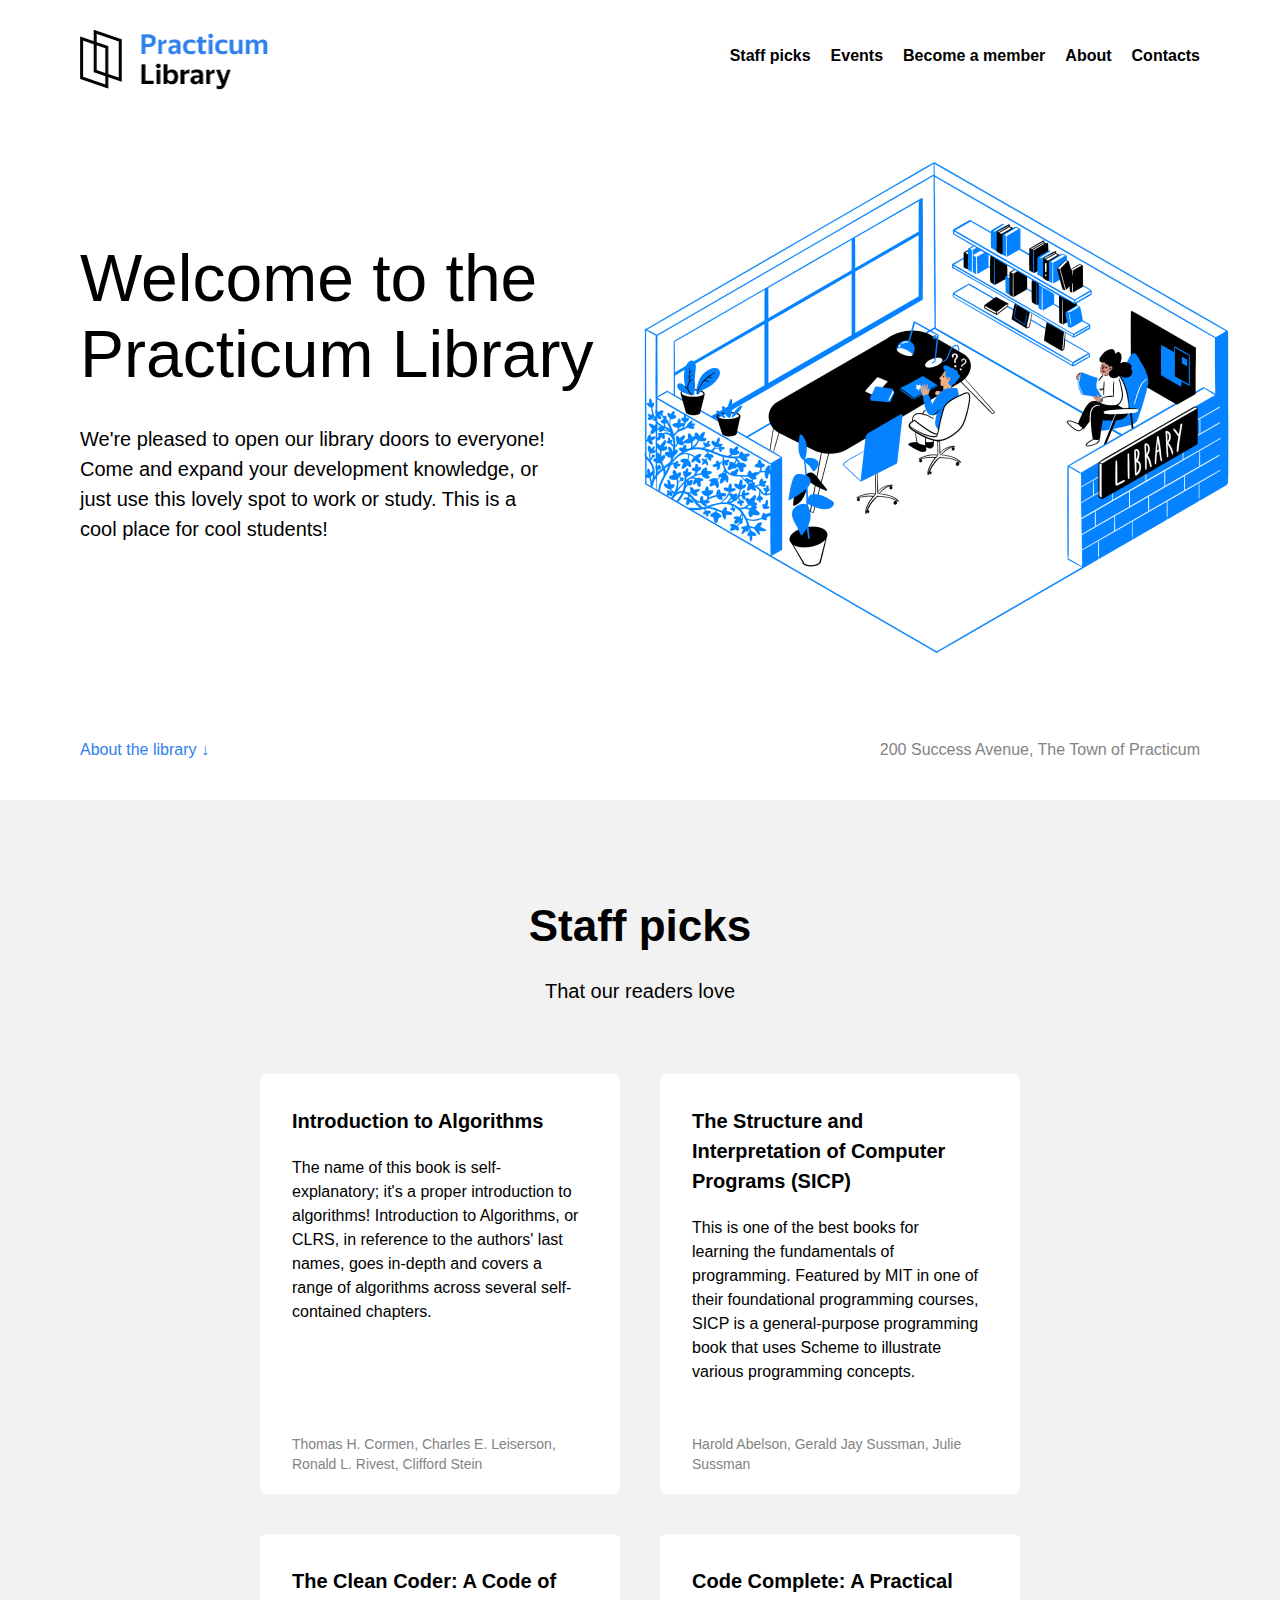
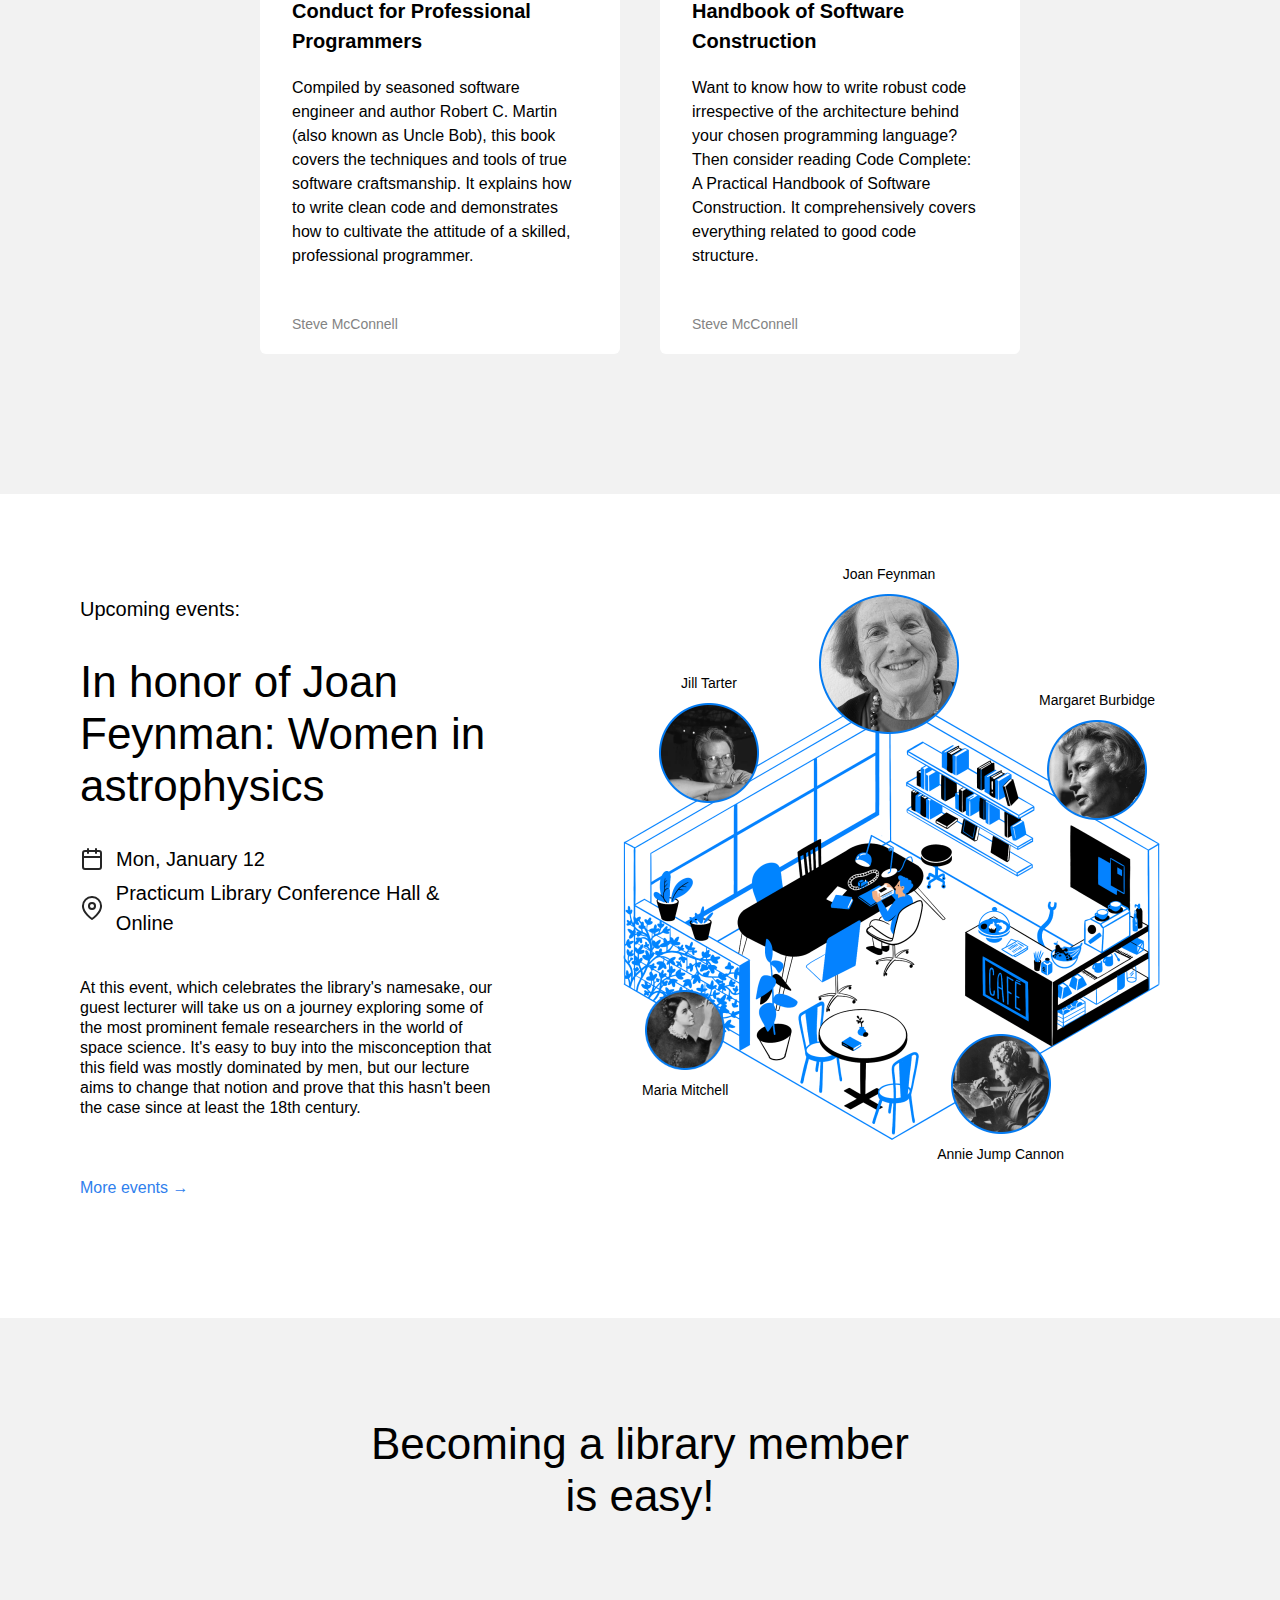
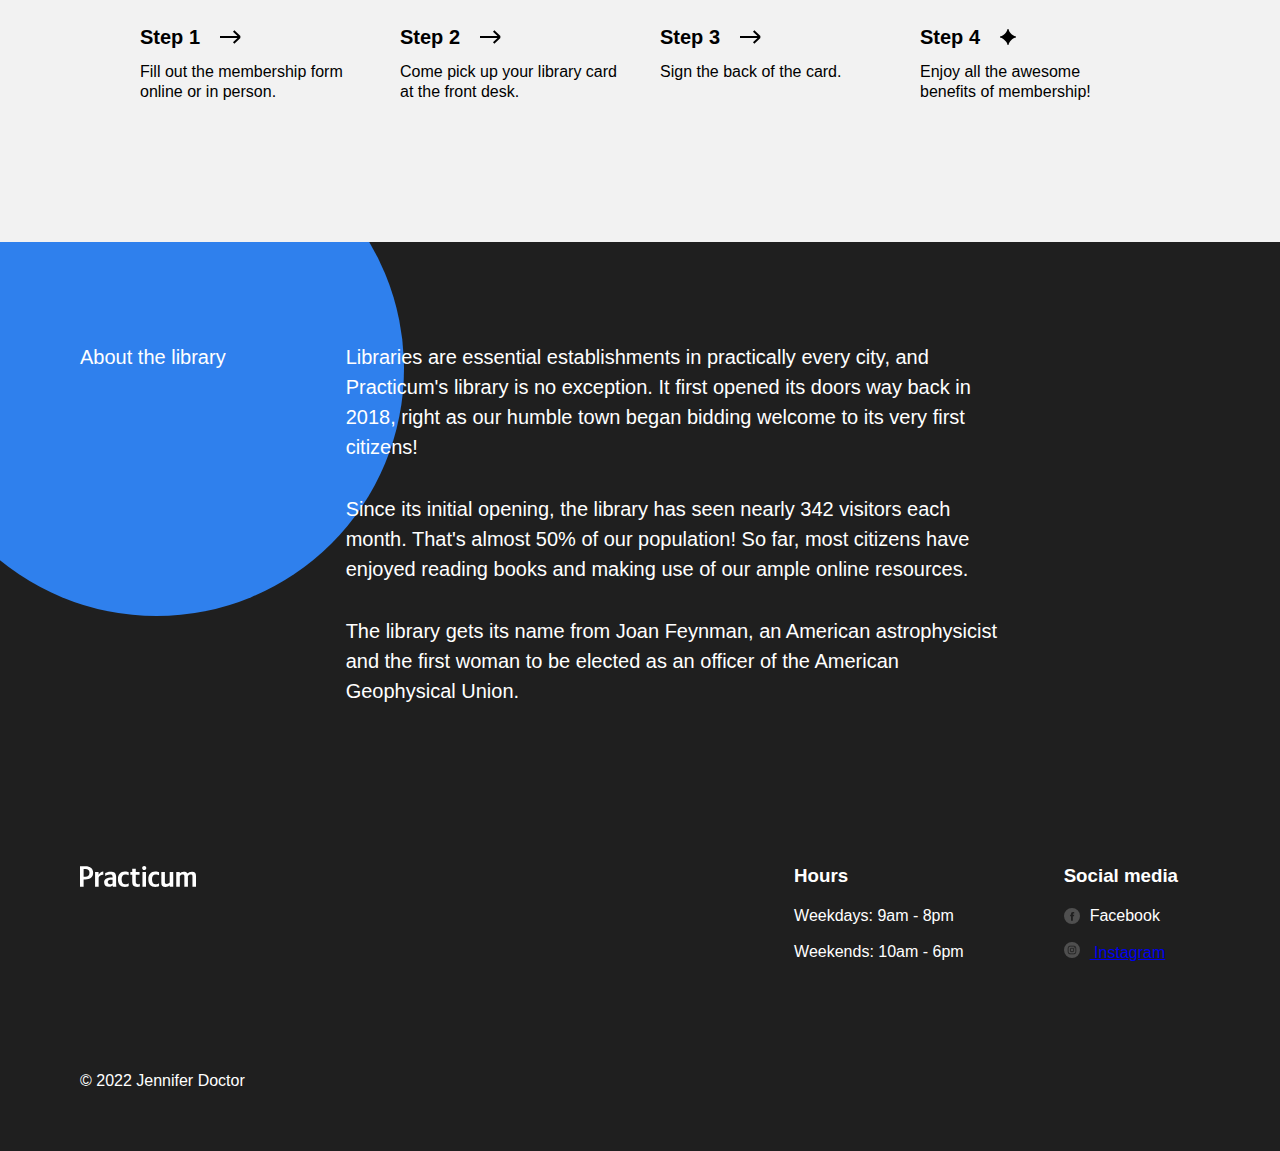
<file: index.html>
<!DOCTYPE html>
<html lang="en">
  <head>
    <meta charset="UTF-8" />
    <meta name="viewport" content="width=device-width, initial-scale=1.0" />
    <title>Practicum Library</title>
    <link rel="stylesheet" href="./styles/normalize.css" />
    <link rel="stylesheet" href="./styles/style.css" />
  </head>

  <body>
    <div class="page">
      <header class="header">
        <nav class="nav">
          <img
            src="./images/logo.png"
            alt="Practicum Library Logo"
            class="logo"
          />
          <ul class="nav__links">
            <li>
              <a class="nav__link" href="#staff">Staff picks</a>
            </li>
            <li>
              <a class="nav__link" href="#events">Events</a>
            </li>
            <li>
              <a class="nav__link" href="#become-a-member">Become a member</a>
            </li>
            <li>
              <a class="nav__link" href="#about">About</a>
            </li>
            <li>
              <a class="nav__link" href="#">Contacts</a>
            </li>
          </ul>
        </nav>
        <h1 class="header__title">Welcome to the Practicum Library</h1>
        <p class="header__description">
          We're pleased to open our library doors to everyone! Come and expand
          your development knowledge, or just use this lovely spot to work or
          study. This is a cool place for cool students!
        </p>
        <img
          src="./images/inside_the_library.png"
          alt="Illustration 'Inside the library'"
          class="header__image"
        />
        <div class="header__footer">
          <a class="header__link" href="#about">About the library &darr;</a>
          <p class="header__address">
            200 Success Avenue, The Town of Practicum
          </p>
        </div>
      </header>

      <main class="content">
        <section id="staff" class="staff">
          <h2 class="staff__title">Staff picks</h2>
          <p class="staff__subtitle">That our readers love</p>
          <ul class="staff__cards">
            <li class="card">
              <div class="card__content">
                <h3 class="card__title">Introduction to Algorithms</h3>
                <p class="card__text">
                  The name of this book is self-explanatory; it's a proper
                  introduction to algorithms! Introduction to Algorithms, or
                  CLRS, in reference to the authors' last names, goes in-depth
                  and covers a range of algorithms across several self-contained
                  chapters.
                </p>
                <p class="card__footer">
                  Thomas H. Cormen, Charles E. Leiserson, Ronald L. Rivest,
                  Clifford Stein
                </p>
              </div>
            </li>

            <li class="card">
              <div class="card__content">
                <h3 class="card__title">
                  The Structure and Interpretation of Computer Programs (SICP)
                </h3>
                <p class="card__text">
                  This is one of the best books for learning the fundamentals of
                  programming. Featured by MIT in one of their foundational
                  programming courses, SICP is a general-purpose programming
                  book that uses Scheme to illustrate various programming
                  concepts.
                </p>
                <p class="card__footer">
                  Harold Abelson, Gerald Jay Sussman, Julie Sussman
                </p>
              </div>
            </li>

            <li class="card">
              <div class="card__content">
                <h3 class="card__title">
                  The Clean Coder: A Code of Conduct for Professional
                  Programmers
                </h3>
                <p class="card__text">
                  Compiled by seasoned software engineer and author Robert C.
                  Martin (also known as Uncle Bob), this book covers the
                  techniques and tools of true software craftsmanship. It
                  explains how to write clean code and demonstrates how to
                  cultivate the attitude of a skilled, professional programmer.
                </p>
                <p class="card__footer">Steve McConnell</p>
              </div>
            </li>

            <li class="card">
              <div class="card__content">
                <h3 class="card__title">
                  Code Complete: A Practical Handbook of Software Construction
                </h3>
                <p class="card__text">
                  Want to know how to write robust code irrespective of the
                  architecture behind your chosen programming language? Then
                  consider reading Code Complete: A Practical Handbook of
                  Software Construction. It comprehensively covers everything
                  related to good code structure.
                </p>
                <p class="card__footer">Steve McConnell</p>
              </div>
            </li>
          </ul>
        </section>

        <section id="events" class="events">
          <div class="events__content">
            <h2 class="events__heading">Upcoming events:</h2>
            <h3 class="events__title">
              In honor of Joan Feynman: Women in astrophysics
            </h3>
            <div class="event-info events__info-section">
              <div class="event-info__item">
                <div
                  class="event-info__icon event-info__icon_type_calendar"
                ></div>
                <p class="event-info__text">Mon, January 12</p>
              </div>
              <div class="event-info__item">
                <div class="event-info__icon event-info__icon_type_pin"></div>
                <p class="event-info__text">
                  Practicum Library Conference Hall & Online
                </p>
              </div>
            </div>
            <p class="events__description">
              At this event, which celebrates the library's namesake, our guest
              lecturer will take us on a journey exploring some of the most
              prominent female researchers in the world of space science. It's
              easy to buy into the misconception that this field was mostly
              dominated by men, but our lecture aims to change that notion and
              prove that this hasn't been the case since at least the 18th
              century.
            </p>
            <a href="#" class="events__more">More events &rarr;</a>
          </div>
          <div class="events__cover">
            <img
              class="events__image"
              src="./images/cafe.png"
              alt="Illustration inside the cafe"
            />
            <div class="person person_name_feynman">
              <p class="person__caption">Joan Feynman</p>
              <img
                src="./images/person_feynman.png"
                class="person__image person__image_size_l"
                alt="A smiling Joan Feynman"
              />
            </div>
            <div class="person person_name_burbidge">
              <p class="person__caption">Margaret Burbidge</p>
              <img
                src="./images/person_burbidge.png"
                class="person__image person__image_size_m"
                alt="A contemplative Margaret Burbidge"
              />
            </div>
            <div class="person person_name_cannon">
              <img
                src="./images/person_cannon.png"
                class="person__image person__image_size_m"
                alt="Annie Jump Cannon at work"
              />
              <p class="person__caption">Annie Jump Cannon</p>
            </div>
            <div class="person person_name_mitchell">
              <img
                src="./images/person_mitchell.png"
                class="person__image person__image_size_s"
                alt="Maria Mitchell writing"
              />
              <p class="person__caption">Maria Mitchell</p>
            </div>
            <div class="person person_name_tarter">
              <p class="person__caption">Jill Tarter</p>
              <img
                src="./images/person_tarter.png"
                class="person__image person__image_size_m"
                alt="A casual, smiling Jill Tarter"
              />
            </div>
          </div>
        </section>

        <section class="membership" id="become-a-member">
          <h2 class="membership__title">Becoming a library member is easy!</h2>
          <ul class="membership__steps">
            <li class="step">
              <h3 class="step__title">
                Step 1
                <img
                  src="./images/icon_step_forward.svg"
                  alt="icon forward"
                  class="step__icon"
                />
              </h3>
              <p class="step__description">
                Fill out the membership form online or in person.
              </p>
            </li>
            <li class="step">
              <h3 class="step__title">
                Step 2
                <img
                  src="./images/icon_step_forward.svg"
                  alt="icon forward"
                  class="step__icon"
                />
              </h3>
              <p class="step__description">
                Come pick up your library card at the front desk.
              </p>
            </li>
            <li class="step">
              <h3 class="step__title">
                Step 3
                <img
                  src="./images/icon_step_forward.svg"
                  alt="icon forward"
                  class="step__icon"
                />
              </h3>
              <p class="step__description">Sign the back of the card.</p>
            </li>
            <li class="step">
              <h3 class="step__title">
                Step 4
                <img
                  src="./images/icon_step_finish.svg"
                  alt="icon finish"
                  class="step__icon"
                />
              </h3>
              <p class="step__description">
                Enjoy all the awesome benefits of membership!
              </p>
            </li>
          </ul>
        </section>

        <section class="about" id="about">
          <h2 class="about__title">About the library</h2>
          <div class="about__content">
            <p class="about__paragraph">
              Libraries are essential establishments in practically every city,
              and Practicum's library is no exception. It first opened its doors
              way back in 2018, right as our humble town began bidding welcome
              to its very first citizens!
            </p>
            <p class="about__paragraph">
              Since its initial opening, the library has seen nearly 342
              visitors each month. That's almost 50% of our population! So far,
              most citizens have enjoyed reading books and making use of our
              ample online resources.
            </p>
            <p class="about__paragraph">
              The library gets its name from Joan Feynman, an American
              astrophysicist and the first woman to be elected as an officer of
              the American Geophysical Union.
            </p>
          </div>
          <div class="about__circle"></div>
        </section>
      </main>

      <footer class="footer" id="footer">
        <section class="footer__columns">
          <div class="footer__column">
            <img
              class="footer__logo"
              src="./images/logo_practicum.svg"
              alt="Practicum Logo"
            />
          </div>
          <div class="footer__column footer__column_content_hours">
            <h3 class="footer__column-heading">Hours</h3>
            <ul class="footer__list">
              <li class="footer__list-item">Weekdays: 9am - 8pm</li>
              <li class="footer__list-item">Weekends: 10am - 6pm</li>
            </ul>
          </div>
          <div class="footer__column footer__column_content_social">
            <h3 class="footer__column-heading">Social media</h3>
            <ul class="footer__list">
              <li class="footer__list-item">
                <a class="footer__column-link" href="#"
                  ><img
                    class="footer__social-icon"
                    src="./images/facebook_white.svg"
                    alt="Facebook Logo"
                  />
                  Facebook</a
                >
              </li>
              <li class="footer__list-item">
                <a class="footer__column_link" href="#"
                  ><img
                    class="footer__social-icon"
                    src="./images/instagram_white.svg"
                    alt="Instagram Logo"
                  />
                  Instagram</a
                >
              </li>
            </ul>
          </div>
        </section>
        <p class="footer__copyright">© 2022 Jennifer Doctor</p>
      </footer>
    </div>
  </body>
</html>
</file>
<file: styles/style.css>
.page {
  min-width: 1100px;
  max-width: 1600px;
  margin: 0 auto;
  font-family: "Helvetica Neue", Arial, sans-serif;
  font-size: 16px;
  line-height: 20px;
}

.header {
  height: 100vh;
  min-height: 720px;
  max-height: 800px;
  padding-top: 30px;
  padding-left: 80px;
  padding-right: 80px;
  position: relative;
  box-sizing: border-box;
}

.nav {
  display: flex;
  justify-content: space-between;
  align-items: stretch;
}

.logo {
  width: 196px;
  height: 60px;
}

.nav__links {
  list-style: none;
  padding-left: 0;
  margin-top: 8px;
  display: flex;
  align-items: center;
  flex-wrap: wrap;
  column-gap: 20px;
}

.nav__link {
  color: #000000;
  text-decoration: none;
  font-weight: bold;
}

.nav__link:hover {
  color: #1f69c9;
}

.header__title {
  font-size: 66px;
  line-height: 76px;
  font-weight: 500;
  margin: 150px 0 0;
  max-width: 544px;
}

.header__description {
  font-size: 20px;
  line-height: 30px;
  margin: 32px 0 0;
  max-width: 465px;
}

.header__image {
  max-width: 636px;
  z-index: 1;
  position: absolute;
  top: 135px;
  right: 20px;
}

.header__footer {
  position: absolute;
  left: 0;
  bottom: 40px;
  width: 100%;
  display: flex;
  align-items: center;
  padding: 40px 80px 0;
  justify-content: space-between;
  box-sizing: border-box;
}

.header__link {
  color: #2f80ed;
  text-decoration: none;
}

.header__link:hover {
  color: #1f69c9;
}

.header__address {
  margin: 0;
  color: #838383;
}

.staff {
  padding-top: 100px;
  padding-bottom: 140px;
  background-color: #f2f2f2;
}

.staff__title {
  text-align: center;
  font-size: 44px;
  line-height: 52px;
  margin: 0 0 24px;
}

.staff__subtitle {
  text-align: center;
  font-size: 20px;
  line-height: 30px;
  font-weight: 400;
  margin: 24px 0 0;
}

.staff__cards {
  max-width: 760px;
  margin: 68px auto 0 auto;
  padding-left: 0;
  display: flex;
  flex-wrap: wrap;
  justify-content: space-between;
  gap: 40px;
  list-style-type: none;
}

.card {
  background-color: #fff;
  border-radius: 6px;
  padding: 32px 40px 20px 32px;
  box-sizing: border-box;
  width: 360px;
  height: 420px;
}

.card__content {
  width: 100%;
  height: 100%;
  display: flex;
  flex-direction: column;
}

.card__title {
  font-size: 20px;
  line-height: 30px;
  font-weight: 700;
  margin: 0;
}

.card__text {
  margin: 20px 0 0;
  font-size: 16px;
  line-height: 24px;
}

.card__footer {
  margin: 0;
  font-size: 14px;
  line-height: 20px;
  color: #838383;
  margin-top: auto;
}

.events {
  padding: 100px 0 120px 80px;
  display: flex;
  align-items: start;
  justify-content: space-between;
  box-sizing: border-box;
}

.events__content {
  flex-basis: 580px;
}

.events__heading {
  font-size: 20px;
  font-weight: 500;
  line-height: 30px;
  margin: 0;
}

.events__title {
  font-size: 44px;
  font-weight: 500;
  line-height: 52px;
  margin: 32px 0;
}

.events__info-section {
  margin-top: 32px;
}

.event-info__item {
  display: flex;
  align-items: center;
  margin-bottom: 4px;
  font-weight: 500;
}

.event-info__icon {
  background-repeat: no-repeat;
  background-position: center;
  margin-right: 12px;
  height: 24px;
  width: 24px;
}

.event-info__icon_type_calendar {
  background-image: url(../images/icon_calendar.svg);
}

.event-info__icon_type_pin {
  background-image: url(../images/icon_pin.svg);
}

.event-info__text {
  font-size: 20px;
  font-weight: 500;
  line-height: 30px;
  margin: 0;
}

.events__description {
  margin: 40px 0 60px;
}

.events__more {
  margin-top: 60px;
  color: #2f80ed;
  text-decoration: none;
}

.events__more:hover {
  color: #1f69c9;
}

.events__cover {
  flex-grow: 1;
  flex-shrink: 0;
  flex-basis: 780px;
  max-width: 780px;
  position: relative;
}

.events__image {
  max-width: 100%;
}

.person {
  position: absolute;
  display: flex;
  align-items: center;
  flex-direction: column;
  gap: 10px;
}

.person_name_feynman {
  top: -30px;
  left: 319px;
}

.person_name_burbidge {
  top: 96px;
  right: 125px;
}

.person_name_cannon {
  right: 216px;
  bottom: 18px;
}

.person_name_mitchell {
  left: 142px;
  bottom: 82px;
}

.person_name_tarter {
  top: 79px;
  left: 159px;
}

.person__image {
  max-width: 100%;
}

.person__image_size_l {
  width: 140px;
}

.person__image_size_m {
  width: 100px;
}

.person__image_size_s {
  width: 80px;
}

.person__caption {
  text-align: center;
  font-size: 14px;
  margin: 0;
}

.membership {
  padding-top: 100px;
  padding-bottom: 140px;
  background-color: #f2f2f2;
}

.membership__title {
  max-width: 574px;
  margin: 0 auto;
  text-align: center;
  font-size: 44px;
  font-weight: 500;
  line-height: 52px;
}

.membership__steps {
  list-style-type: none;
  padding: 0;
  margin: 100px 0 0;
  display: flex;
  gap: 40px;
  justify-content: center;
}

.step {
  flex-basis: 220px;
}

.step__title {
  margin: 0;
  font-size: 20px;
  line-height: 30px;
  font-weight: 700;
  display: flex;
  align-items: center;
}

.step__icon {
  margin-left: 20px;
}

.step__description {
  margin: 10px 0 0;
}

.about {
  padding: 100px 80px;
  background-color: #1f1f1f;
  color: #fff;
  overflow: hidden;
  position: relative;
  box-sizing: border-box;
  display: flex;
  gap: 120px;
}

.about__title {
  margin: 0;
  font-size: 20px;
  line-height: 30px;
  font-weight: 500;
  z-index: 2;
}

.about__content {
  font-size: 20px;
  line-height: 30px;
  font-weight: 400;
  max-width: 660px;
  z-index: 2;
}

.about__paragraph {
  margin: 0;
  padding-bottom: 32px;
}

.about__paragraph:last-of-type {
  padding-bottom: 0;
}

.about__circle {
  background-color: #2f80ed;
  width: 495px;
  height: 495px;
  border-radius: 50%;
  position: absolute;
  z-index: 1;
  top: -121px;
  left: -91px;
}

.footer {
  box-sizing: border-box;
  background-color: #1f1f1f;
  color: #fff;
  padding: 60px 102px 60px 80px;
  min-height: 224px;
}

.footer__columns {
  display: flex;
}

.footer__column_content_hours {
  margin-left: auto;
}

.footer__column_content_social {
  margin-left: 100px;
}

.footer__logo {
  width: 116px;
  height: 21px;
}

.footer__list {
  list-style-type: none;
  padding: 0;
  margin: 0;
}

.footer__list-item {
  margin-bottom: 16px;
}

.footer__list-item:last-of-type {
  margin-bottom: 0;
}

.footer__column-heading {
  margin: 0 0 20px;
}

.footer__column-link {
  color: white;
  font-size: 16px;
  line-height: 20px;
  text-decoration: none;
  display: flex;
  align-items: center;
}

.footer__column-link:hover {
  color: #c1c1c1;
}

.footer__social-icon {
  width: 16px;
  height: 16px;
  margin-right: 10px;
}

.footer__copyright {
  margin-top: 108px;
  margin-bottom: 0;
}
</file>
